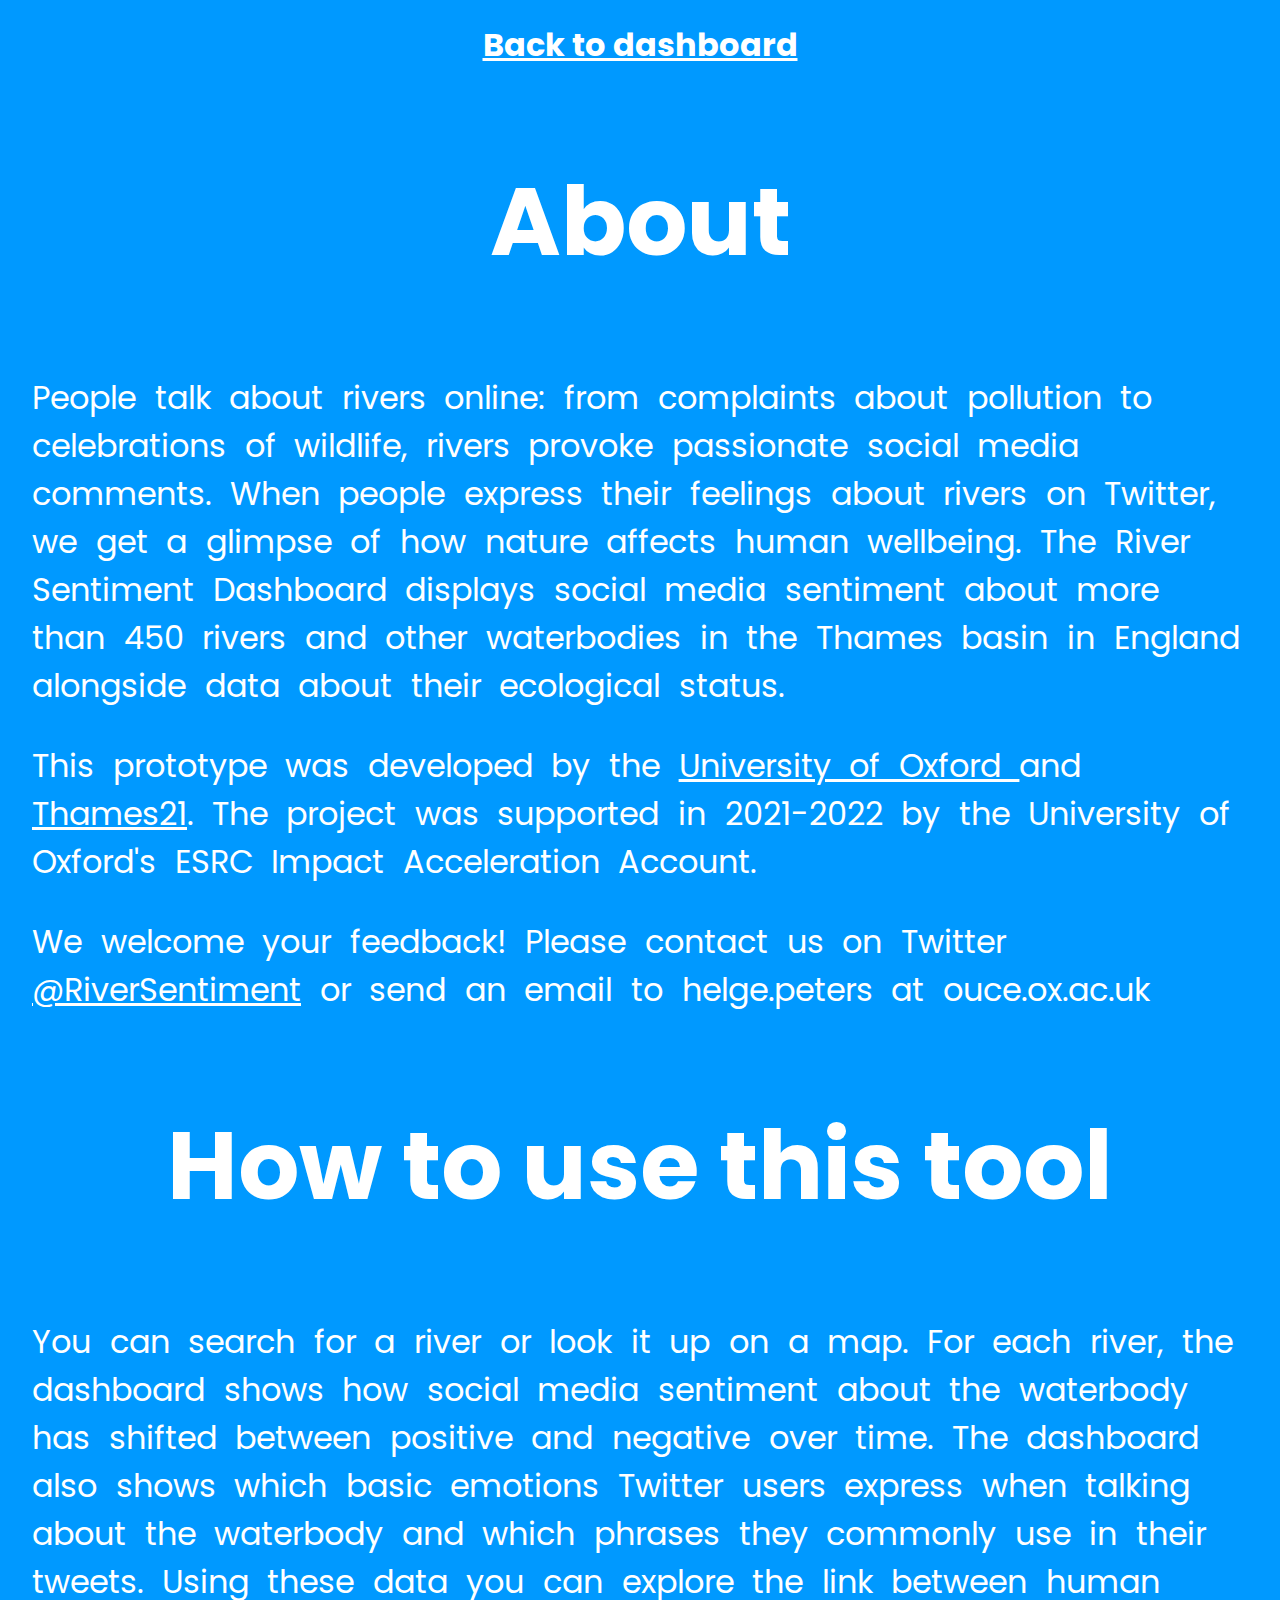
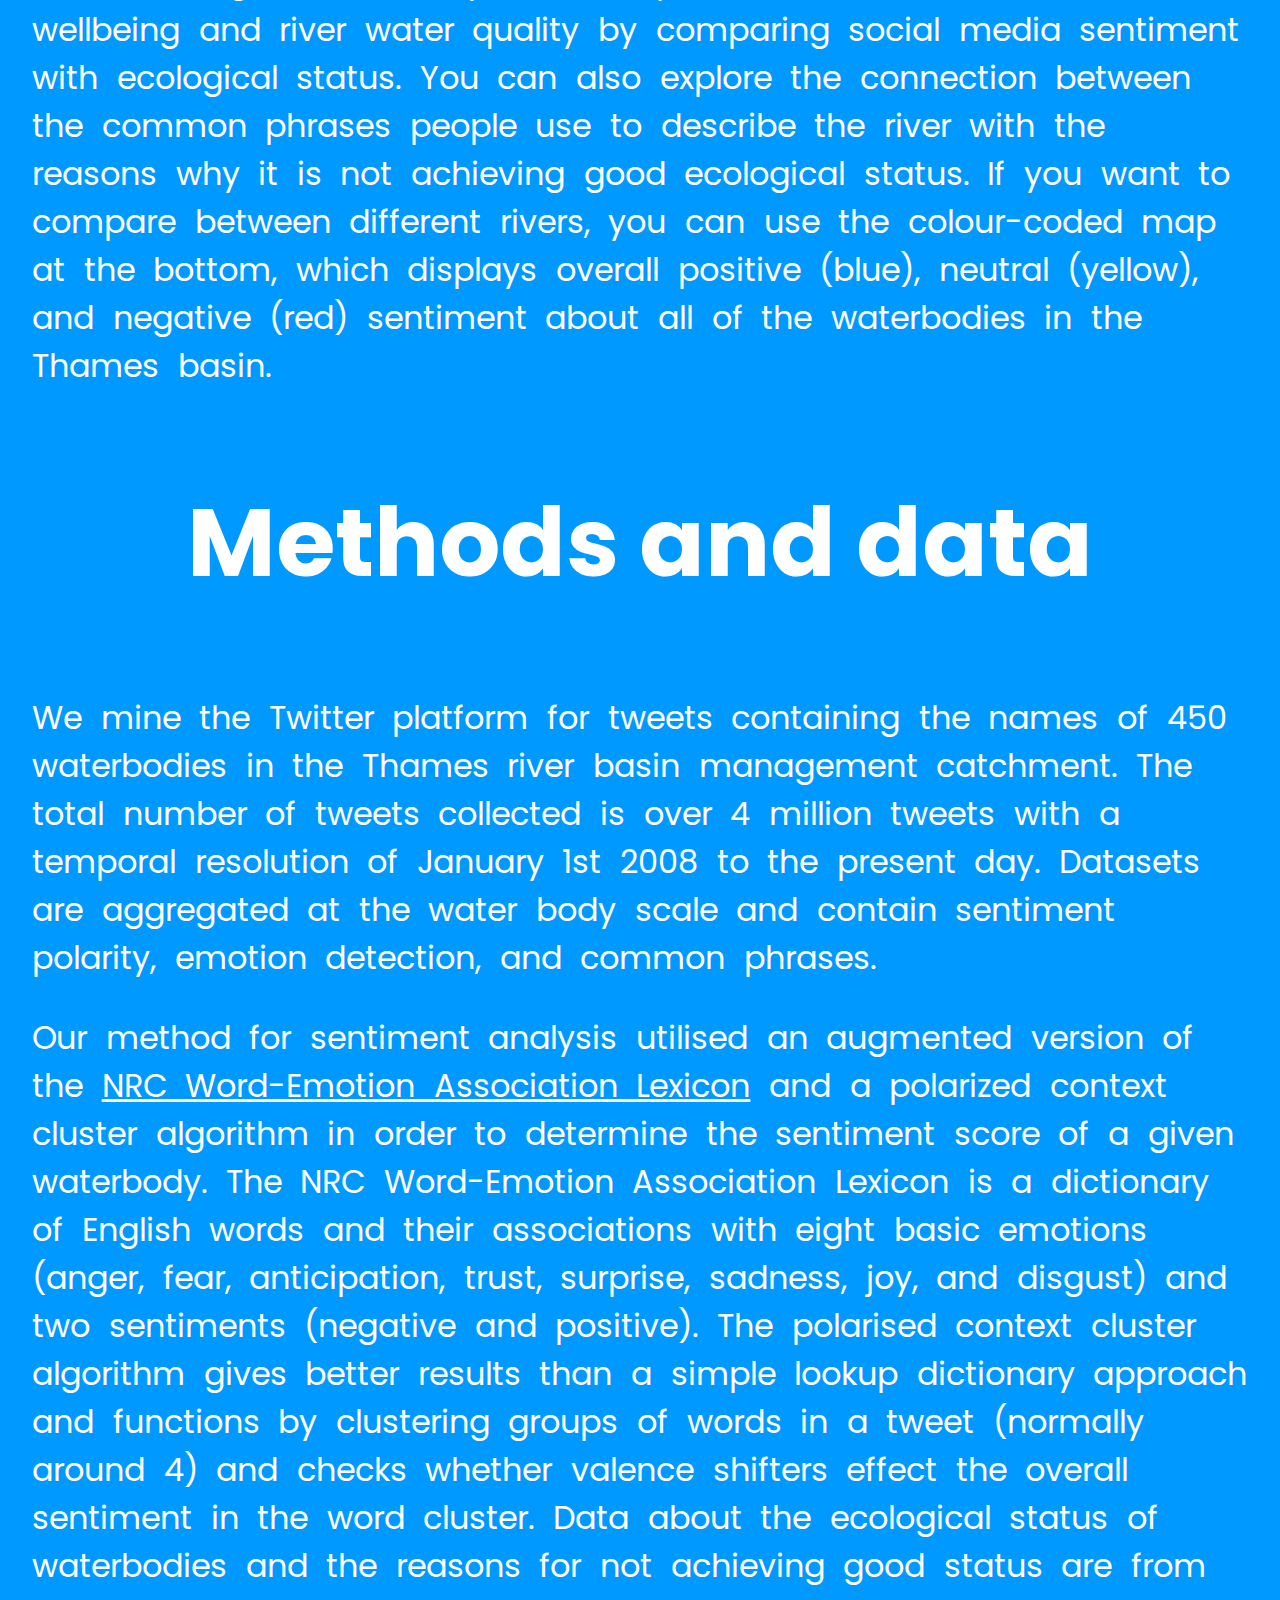
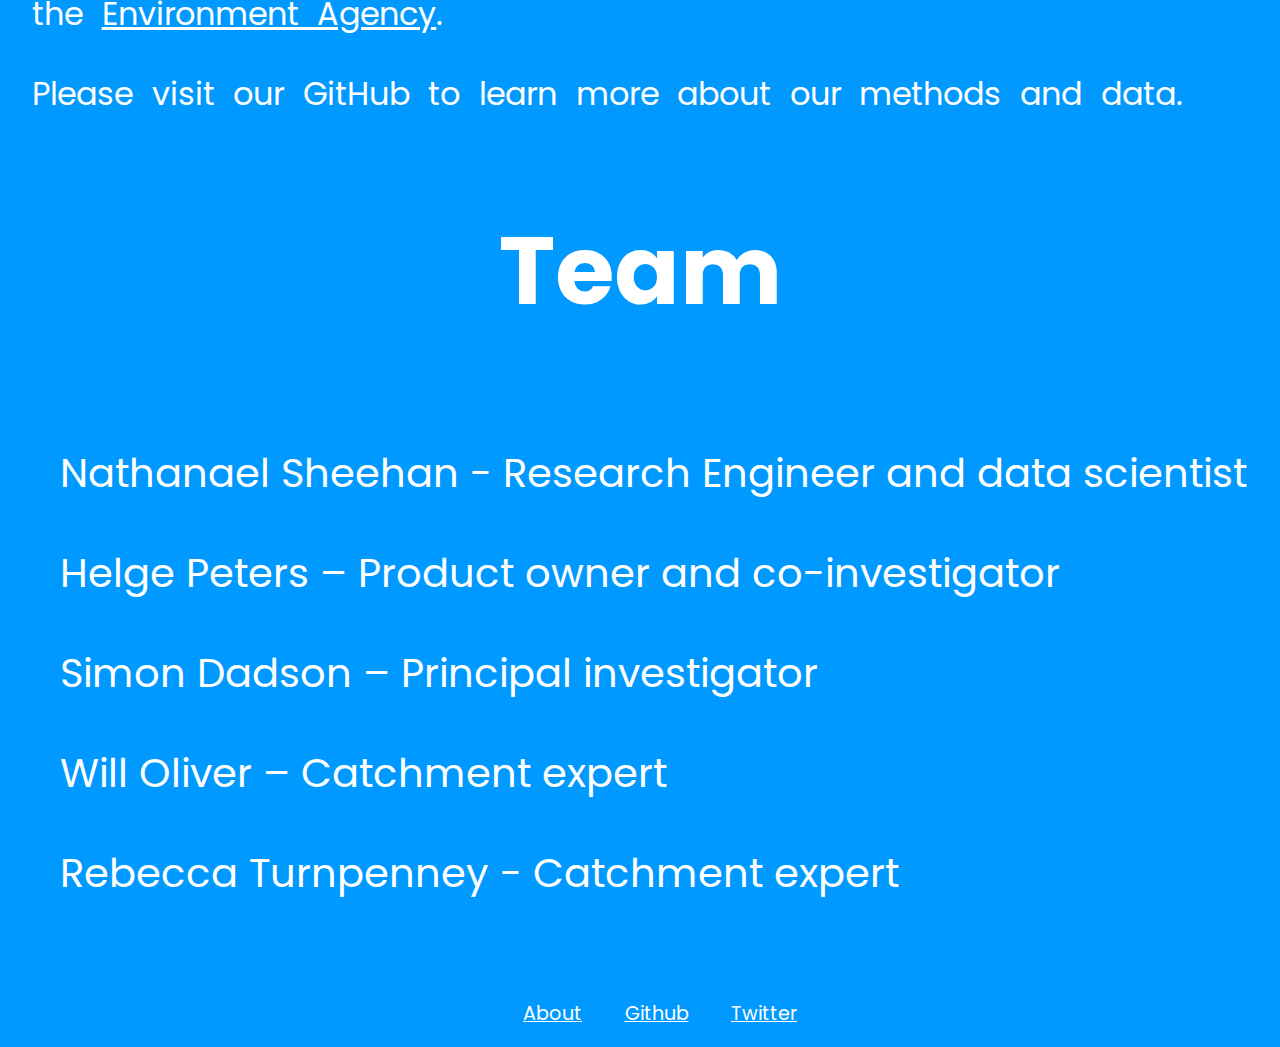
<file: about.html>
<!DOCTYPE html>
<html>

<head>
    <meta charset="UTF-8">
    <meta http-equiv="X-UA-Compatible" content="IE=edge">
    <meta name="viewport" content="width=device-width, initial-scale=1.0">
    <title>Digital Water Publics: About</title>
    <link rel="preconnect" href="https://fonts.googleapis.com">
    <link rel="preconnect" href="https://fonts.gstatic.com" crossorigin>
    <link href="https://fonts.googleapis.com/css2?family=M+PLUS+Rounded+1c:wght@300&display=swap" rel="stylesheet">
    <link rel="stylesheet" href="src/css/main.css">
    <link rel="icon" type="imgs/png" href="imgs/favcon.png" />


</head>

<body>
    <nav style="text-align: center;">
        <a href="index.html">
            <h1>Back to dashboard</h1>
        </a>

    </nav>

    <h2 style="text-align: center;font-size: 6em;"> About</h2>

    <div style="text-align: left;font-size: 2em;margin-right: 1em;margin-left: 1em;">
        <p>People talk about rivers online: from complaints about pollution to celebrations of wildlife, rivers provoke passionate social media comments. When people express their feelings about rivers on Twitter, we get a glimpse of how nature affects human wellbeing. 

            The River Sentiment Dashboard displays social media sentiment about more than 450 rivers and other waterbodies in the Thames basin in England alongside data about their ecological status. 
            </p>

        <p>This prototype was developed by the 
            <a href="http://geog.ox.ac.uk">University of Oxford </a> and <a href="http://thames21.org.uk">Thames21</a>.
            The project was supported in 2021-2022 by the University of Oxford's ESRC Impact Acceleration Account. </p>

        <p>We welcome your feedback! Please contact us on Twitter  <a
                href="https://twitter.com/RiverSentiment">@RiverSentiment</a> or send an email to helge.peters at ouce.ox.ac.uk</p>
    </div>

    <h2 style="text-align: center;font-size: 6em;"> How to use this tool</h2>
    <div style="text-align: left;font-size: 2em;margin-right: 1em;margin-left: 1em;">
        <p>You can search for a river or look it up on a map. For each river, the dashboard shows how social media sentiment about the waterbody has shifted between positive and negative over time. The dashboard also shows which basic emotions Twitter users express when talking about the waterbody and which phrases they commonly use in their tweets. Using these data you can explore the link between human wellbeing and river water quality by comparing social media sentiment with ecological status. You can also explore the connection between the common phrases people use to describe the river with the reasons why it is not achieving good ecological status. If you want to compare between different rivers, you can use the colour-coded map at the bottom, which displays overall positive (blue), neutral (yellow), and negative (red) sentiment about all of the waterbodies in the Thames basin. </p>
    </div>

    <h2 style="text-align: center;font-size: 6em;"> Methods and data</h2>
    <div style="text-align: left;font-size: 2em;margin-right: 1em;margin-left: 1em;">
        <p>We mine the Twitter platform for tweets containing the names of 450 waterbodies in the Thames river basin management catchment. The total number of tweets collected is over 4 million tweets with a temporal resolution of January 1st 2008 to the present day. Datasets are aggregated at the water body scale and contain sentiment polarity, emotion detection, and common phrases.  </p>
        <p>Our method for sentiment analysis utilised an augmented version of the <a
                href="https://www.google.com/url?q=https://saifmohammad.com/WebPages/NRC-Emotion-Lexicon.htm&sa=D&source=docs&ust=1651765491419675&usg=AOvVaw0WCV5RxNeJ6PaSxIkB__fH">NRC
                Word-Emotion Association Lexicon</a>
                and a polarized context cluster algorithm in order to determine the sentiment score of a given waterbody. The NRC Word-Emotion Association Lexicon is a dictionary of English words and their associations with eight basic emotions (anger, fear, anticipation, trust, surprise, sadness, joy, and disgust) and two sentiments (negative and positive). The polarised context cluster algorithm gives better results than a simple lookup dictionary approach and functions by clustering groups of words in a tweet (normally around 4) and checks whether valence shifters effect the overall sentiment in the word cluster.
                Data about the ecological status of waterbodies and the reasons for not achieving good status are from the 
            <a href="https://environment.data.gov.uk/catchment-planning/">Environment Agency</a>.

        </p>
        <p>Please visit our GitHub to learn more about our methods and data.</p>
    </div>


    <h2 style="text-align: center;font-size: 6em;"> Team</h2>
    <ul class="">
        <li style="font-size: 2.5em;" class="team_li">Nathanael Sheehan - Research Engineer and data scientist </li>
        <li style="font-size: 2.5em;" class="team_li">Helge Peters – Product owner and co-investigator</li>
        <li style="font-size: 2.5em;" class="team_li">Simon Dadson – Principal investigator </li>
        <li style="font-size: 2.5em;" class="team_li">Will Oliver – Catchment expert</li>
        <li style="font-size: 2.5em;" class="team_li">Rebecca Turnpenney - Catchment expert</li>
    </ul>
    </br>


    <footer>


        <div class="foots">
            <ul>
                <li>
                    <a href="about.html">About</a>
                </li>
                <li>
                    <a href="https://github.com/Digital-Water-Publics/Thames21-Socio-Ecological-Dashboard">Github</a>
                </li>
                <li>
                    <a href="https://twitter.com/camelliawater?lang=en">Twitter</a>
                </li>

            </ul>
        </div>


    </footer>

</body>

</html>
</file>
<file: src/css/main.css>
/*
* Prefixed by https://autoprefixer.github.io
* PostCSS: v8.4.12,
* Autoprefixer: v10.4.4
* Browsers: last 4 version
*/

@import url('https://fonts.googleapis.com/css2?family=Cabin:wght@400;500&family=Poppins:wght@300;400;500;600&display=swap');

a {
    text-decoration: underline;
}

@-webkit-keyframes slideInFromLeft {
    0% {
        -webkit-transform: translateX(-100%);
        transform: translateX(-100%);
    }

    100% {
        -webkit-transform: translateX(0);
        transform: translateX(0);
    }
}

@keyframes slideInFromLeft {
    0% {
        -webkit-transform: translateX(-100%);
        transform: translateX(-100%);
    }

    100% {
        -webkit-transform: translateX(0);
        transform: translateX(0);
    }
}
#rngag_graph_text.eco-stat{
    color: black;
}
#emotions_graph_text {
    text-align: left;
    overflow: hidden;
    margin-right: 2em;
    margin-left: 2em;
}
.pp2{text-align: left;
    color: black;
    overflow: hidden;
    margin-right: 2em;
    margin-left: 2em;}
    
#my_dataviz {
    margin-left: auto;
    margin-right: auto;
    -webkit-animation: 3s ease-out 3s 1 slideInFromLeft;
    animation: 3s ease-out 3s 1 slideInFromLeft;
}

#my_dataviz1 {
    -webkit-animation: 3s ease-out 3s 1 slideInFromLeft;
    animation: 3s ease-out 3s 1 slideInFromLeft;
    margin-left: auto;margin-right: auto;
}

#my_dataviz2 {
    -webkit-animation: 3s ease-out 3s 1 slideInFromLeft;
    animation: 3s ease-out 3s 1 slideInFromLeft;
}

#my_dataviz4 {
    -webkit-animation: 3s ease-out 3s 1 slideInFromLeft;
    animation: 3s ease-out 3s 1 slideInFromLeft;
    margin-left: auto; margin-right: auto;
}

#chart {
    -webkit-animation: 3s ease-out 3s 1 slideInFromLeft;
    animation: 3s ease-out 3s 1 slideInFromLeft;
    display: flex;
		justify-content: center;
}

#my_dataviz3 {
    -webkit-animation: 3s ease-out 3s 1 slideInFromLeft;
    animation: 3s ease-out 3s 1 slideInFromLeft;
}
.eco_stat{text-align: center;color: black;}
.team_li {
    padding: 0.5em;
    display: block;
}

footer {
    text-align: center;
    height: 2em;
}

.foots ul li {
    display: inline-block;
    padding: 1em;
    font-size: 1.2em;
}



body {
    --primary: #228ae3;
    background: #09F;
    ;
    color: white;
    padding-bottom: 40px;
    font-family: 'Poppins', sans-serif;
}

.mapboxgl-ctrl-geocoder .suggestions {
    background-color: #d2dce1 !important;
}
#map_text{
    color:black;text-align:center
}

.mapboxgl-ctrl-geocoder .suggestions>.active>a,
.mapboxgl-ctrl-geocoder .suggestions>li>a:hover {
    color: #d2dce1;
    cursor: pointer;
}
.neggy{background-color: #EE5252}
.neuty{background-color: #E1ED00}
.pozzy{background-color: #006992}
.sen-score{width: 100%;}
.demo {
    width: 45vw;
    height: 75vh;
    margin: 10px auto;
    position: relative;
    border-radius: 10px;
    overflow: hidden;
}

.div5 {
    width: 80vw;
    height: 80vh;
}

.node rect {
    cursor: move;
    fill-opacity: .9;
    shape-rendering: crispEdges;
}

.node text {
    pointer-events: none;
    text-shadow: 0 1px 0 #fff;
}

.link {
    fill: none;
    stroke: #000;
    stroke-opacity: .2;
}

.link:hover {
    stroke-opacity: .5;
}

.controls {
    text-align: center;
}

.control {
    margin: 0px 20px;
    cursor: pointer;
}

.demo-normal h1 {
    padding: 35px 25px 0 25px;
}

.demo-btn {
    margin: 50px 25px 0 25px;
    padding-top: 50px;
    border-top: 5px dotted var(--primary);
}

h1 {
    margin-bottom: 30px;
}

.split {
    display: -webkit-box;
    display: -ms-flexbox;
    display: flex;
    -webkit-box-pack: justify;
    -ms-flex-pack: justify;
    justify-content: space-between;
    -webkit-box-align: start;
    -ms-flex-align: start;
    align-items: flex-start;
}

.btn {
    border: 1px solid var(--primary);
    border-radius: 5px;
    padding: 8px 15px;
    outline: none;
    font: 500 bold 16px 'Poppins', sans-serif;
    -webkit-box-shadow: 0px 0px 5px -2px rgba(0, 0, 0, 0.25);
    box-shadow: 0px 0px 5px -2px rgba(0, 0, 0, 0.25);
    -webkit-transition: .3s all ease-in-out;
    -o-transition: .3s all ease-in-out;
    transition: .3s all ease-in-out;
}

.btn_primary {
    background: var(--primary);
    border-color: var(--primary);
    color: white;
}

.btn_primary:hover {
    background: transparent;
    border-color: var(--primary);
    color: var(--primary);
}

html {
    scroll-behavior: smooth;
}

.wave-container {
    position: relative;
    background: white;
    color: black;
    text-align: center;
    overflow: hidden;
    margin-top: -2em;


}

.logos {
    width: 50%;
    float: right;
    position: relative;

}

.logo_thames21 {
    height: 15vw;
    width: 15vw;
}


.logo_ox {
    height: 5vw;
    width: 15vw;
}

.row {
    display: -webkit-box;
    display: -ms-flexbox;
    display: flex;
}


#scale {
    text-align: center;
    margin-bottom: -1em;
}

.row::after {
    content: "";
    clear: both;
    display: table;
}

/* map elements */


.csv {
    text-align: center;
}

/*  SECTIONS  */
.section {
    clear: both;
    padding: 0px;
    margin: 0px;
}

/*  COLUMN SETUP  */
.col {
    display: block;
    float: left;
    margin: 1% 0 1% 1.6%;
}

.col:first-child {
    margin-left: 0;
}

/*  GROUPING  */
.group:before,
.group:after {
    content: "";
    display: table;
}

.group:after {
    clear: both;
}

.group {
    zoom: 1;
    /* For IE 6/7 */
}

/*  GRID OF TWO  */
.span_2_of_2 {
    width: 100%;
}

.span_1_of_2 {
    width: 49.2%;
}

/*  GO FULL WIDTH AT LESS THAN 480 PIXELS */

@media only screen and (max-width: 480px) {
    .col {
        margin: 1% 0 1% 0%;
    }
}

@media only screen and (max-width: 480px) {

    .span_2_of_2,
    .span_1_of_2 {
        width: 100%;
    }
}

#map {
    width: 100%;
    height: 60em;
    margin-left: auto;
    margin-right: auto;
    margin-top: 2vw;


}

a:hover {

    scale: 1.2;
}

.fadein {
    opacity: 0;
    -webkit-transition: opacity 1.5s;
    -o-transition: opacity 1.5s;
    transition: opacity 1.5s;
}

body.loaded .fadein {
    opacity: 1;
}

body {
    -webkit-animation: 2s ease-out 0s 1 FadeIn;
    animation: 2s ease-out 0s 1 FadeIn;

}

p {
    word-spacing: 0.3em;
}

body,
html {
    margin: 0;
    padding: 0;
}

@-webkit-keyframes FadeIn {
    0% {
        opacity: 0;
    }

    100% {
        opacity: 1;
    }
}

@keyframes FadeIn {
    0% {
        opacity: 0;
    }

    100% {
        opacity: 1;
    }
}

table {
    border-collapse: separate;
    background-color: white;
    border: 4px black solid;
    font: 22px 'M PLUS Rounded 1c';
    color: black;
    margin-left: auto;
    margin-right: auto;
    margin-top: 1.5em;
}

td {
    border: 1px black solid;
    padding: 5px;
}

.geocoder {
    position: absolute;
    z-index: 5;
    width: 50%;
    left: 50%;
    margin-left: -25%;
    top: 90px;
}

.mapboxgl-ctrl-geocoder {
    min-width: 100%;
}

.mapboxgl-popup-content {
    background-color: #002147 !important;
    color: white !important;
}

.x.axis line {
    stroke: white !important;
}

.y.axis line {
    stroke: white !important;
}

.mapboxgl-ctrl-geocoder .suggestions>.active>a,
.mapboxgl-ctrl-geocoder .suggestions>li>a:hover {
    background-color: #001620 !important;
}

.mapboxgl-ctrl-geocoder .suggestions {
    background-color: #001620 !important;
}

.legend {
    background-color: #fff;
    width: 30%;
    height: 100%;
    border-radius: 3px;
    height: -webkit-fit-content;
    height: -moz-fit-content;
    height: fit-content;
    -webkit-box-shadow: 0 1px 2px rgba(0, 0, 0, 0.1);
    box-shadow: 0 1px 2px rgba(0, 0, 0, 0.1);
    font: 16px/24px 'Helvetica Neue', Arial, Helvetica, sans-serif;
    padding: 10px;
    position: absolute;
    color: #002147;
    z-index: 1;
}

.legend h4 {
    margin: 0 0 10px;
}

.legend div span {
    border-radius: 50%;
    display: inline-block;
    height: 20px;
    margin-right: 5px;
    width: 20px;
}

.layer1 {
    background-image: url('../../wave-haikei.svg');
}

/*tooltip*/
.tooltip {
    position: relative;
    display: inline-block;
    border-bottom: 1px dotted black;

}

.tooltip .tooltiptext {
    visibility: hidden;
    width: 180px;
    background-color: #002147;
    color: #fff;
    text-align: left;
    border-radius: 6px;
    padding: 5px 0;
    height: -webkit-fit-content;
    height: -moz-fit-content;
    height: fit-content;

    /* Position the tooltip */
    position: absolute;
    z-index: 1;
}

.tooltip:hover .tooltiptext {
    visibility: visible;
}

.twitter-share-button {
    float: right !important;
    margin-top: 50px !important;
}

#twitter_feels {
    text-align: center;
}

.foam {
    margin-top: 8vh;
    text-decoration: underline;
    text-align: left;
    margin-left: 2em;
}

.results-block {
    margin-top: 2em;
    margin-right: 5em;
}

.feelabout {
    text-align: left;
    overflow: hidden;
    margin-right: 2em;
    margin-left: 2em;
    color: black;
}

.pp {
    width: 100%;
    text-align: left;
    overflow: hidden;
    margin-right: 2em;
    margin-left: 2em;
}

.node rect {
    cursor: move;
    fill-opacity: .9;
    shape-rendering: crispEdges;
}

.node text {
    pointer-events: none;
    text-shadow: 0 1px 0 #fff;
}

.link {
    fill: none;
    stroke: #000;
    stroke-opacity: .2;
}

.link:hover {
    stroke-opacity: .5;
}

.node rect {
    cursor: move;
    fill-opacity: .9;
    shape-rendering: crispEdges;
}

.node text {
    pointer-events: none;
    text-shadow: 0 1px 0 #fff;
}

.link {
    fill: none;
    stroke: #000;
    stroke-opacity: .2;
}

.link:hover {
    stroke-opacity: .5;
}

/* Laptop config */

@media only screen and (max-width: 1100px) {

    .logos {
        margin-top: -50vw;
    }

}

/*MOBILE RESPONSIVE*/
@media only screen and (max-width: 600px) {
    .intro_text {
        max-width: 100%;
    }

    .geocoder {
        top: unset;
        bottom: 100px;
    }

    .logos {
        width: 50%;
        float: right;
        position: relative;
        margin-top: -3vw;
    }
}

a,
a:hover,
a:visited,
a:active {
    color: inherit;
    text-decoration: underline;
}

.title {
    font-size: 6em;
    padding: unset;
    margin-bottom: 0px;
    margin-left: 3%;
}

.wavey {
    height: 100%;
    background-color: white;
}
</file>
